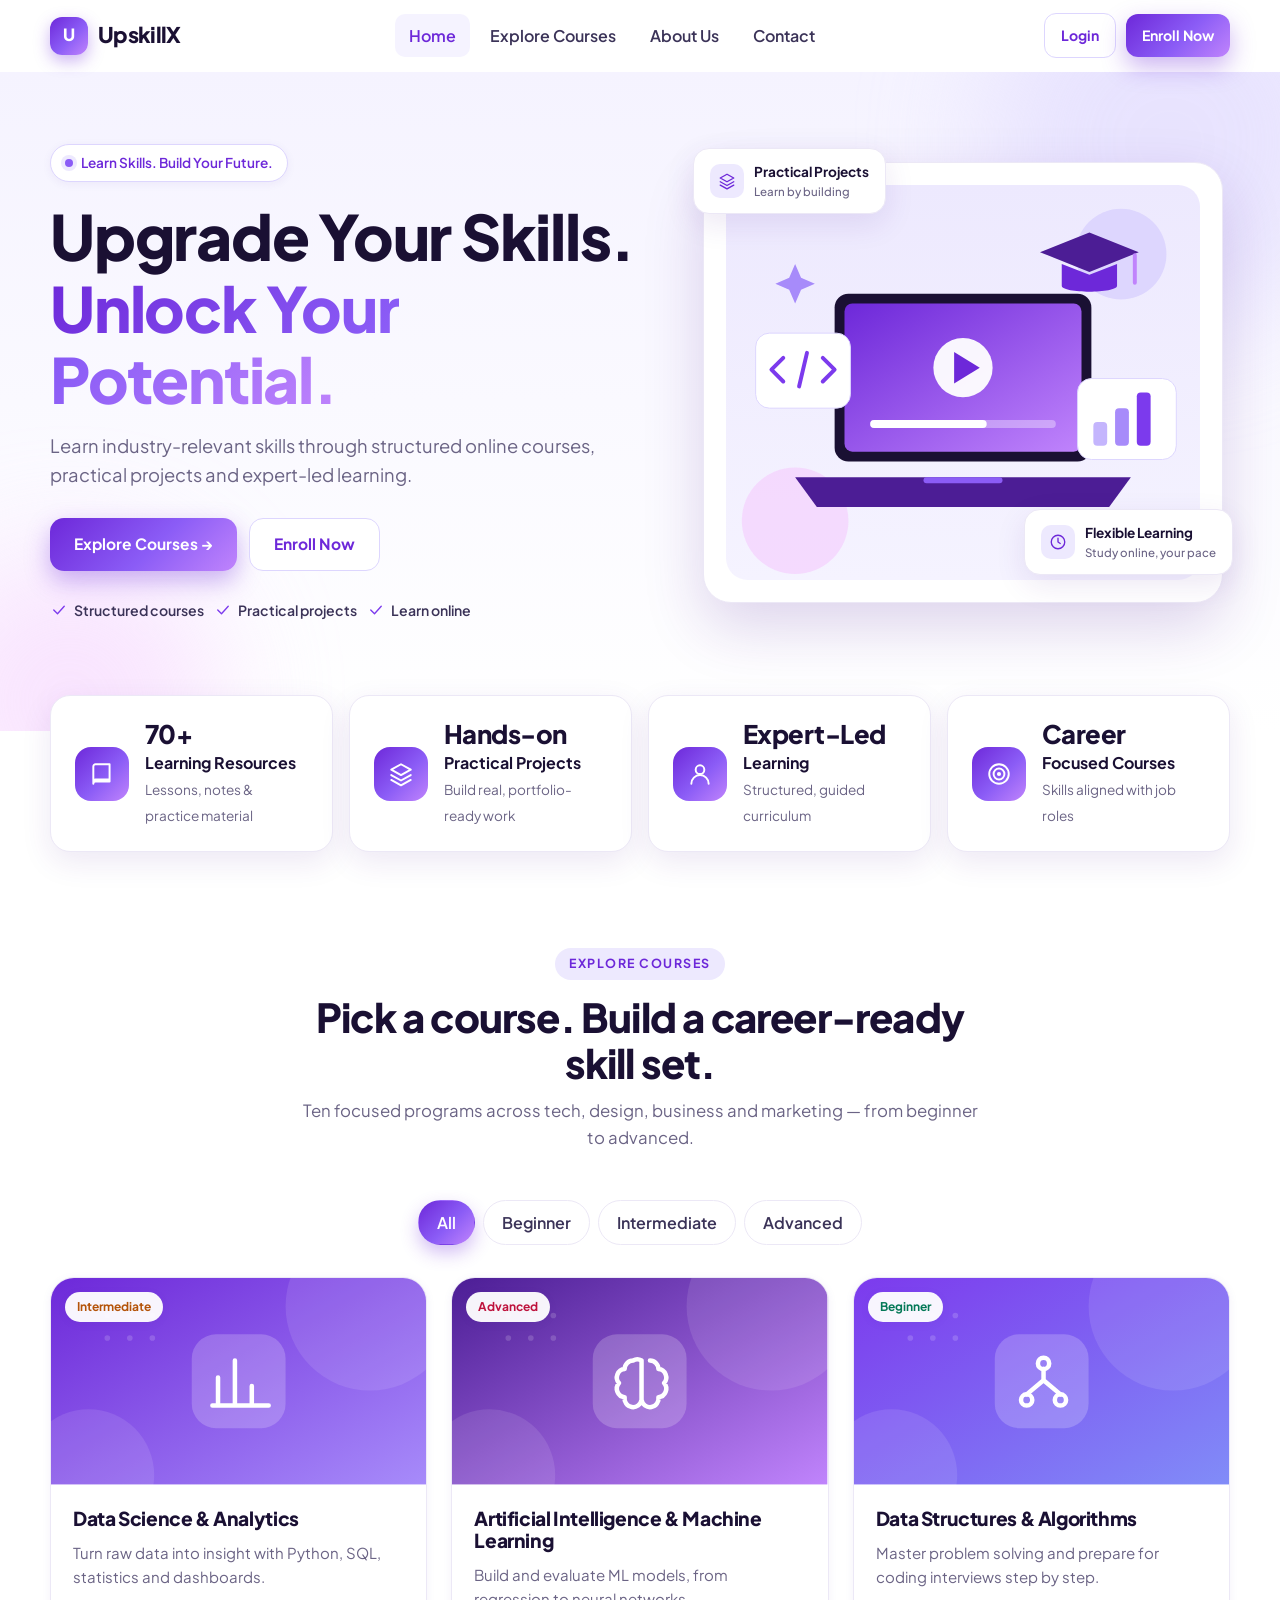
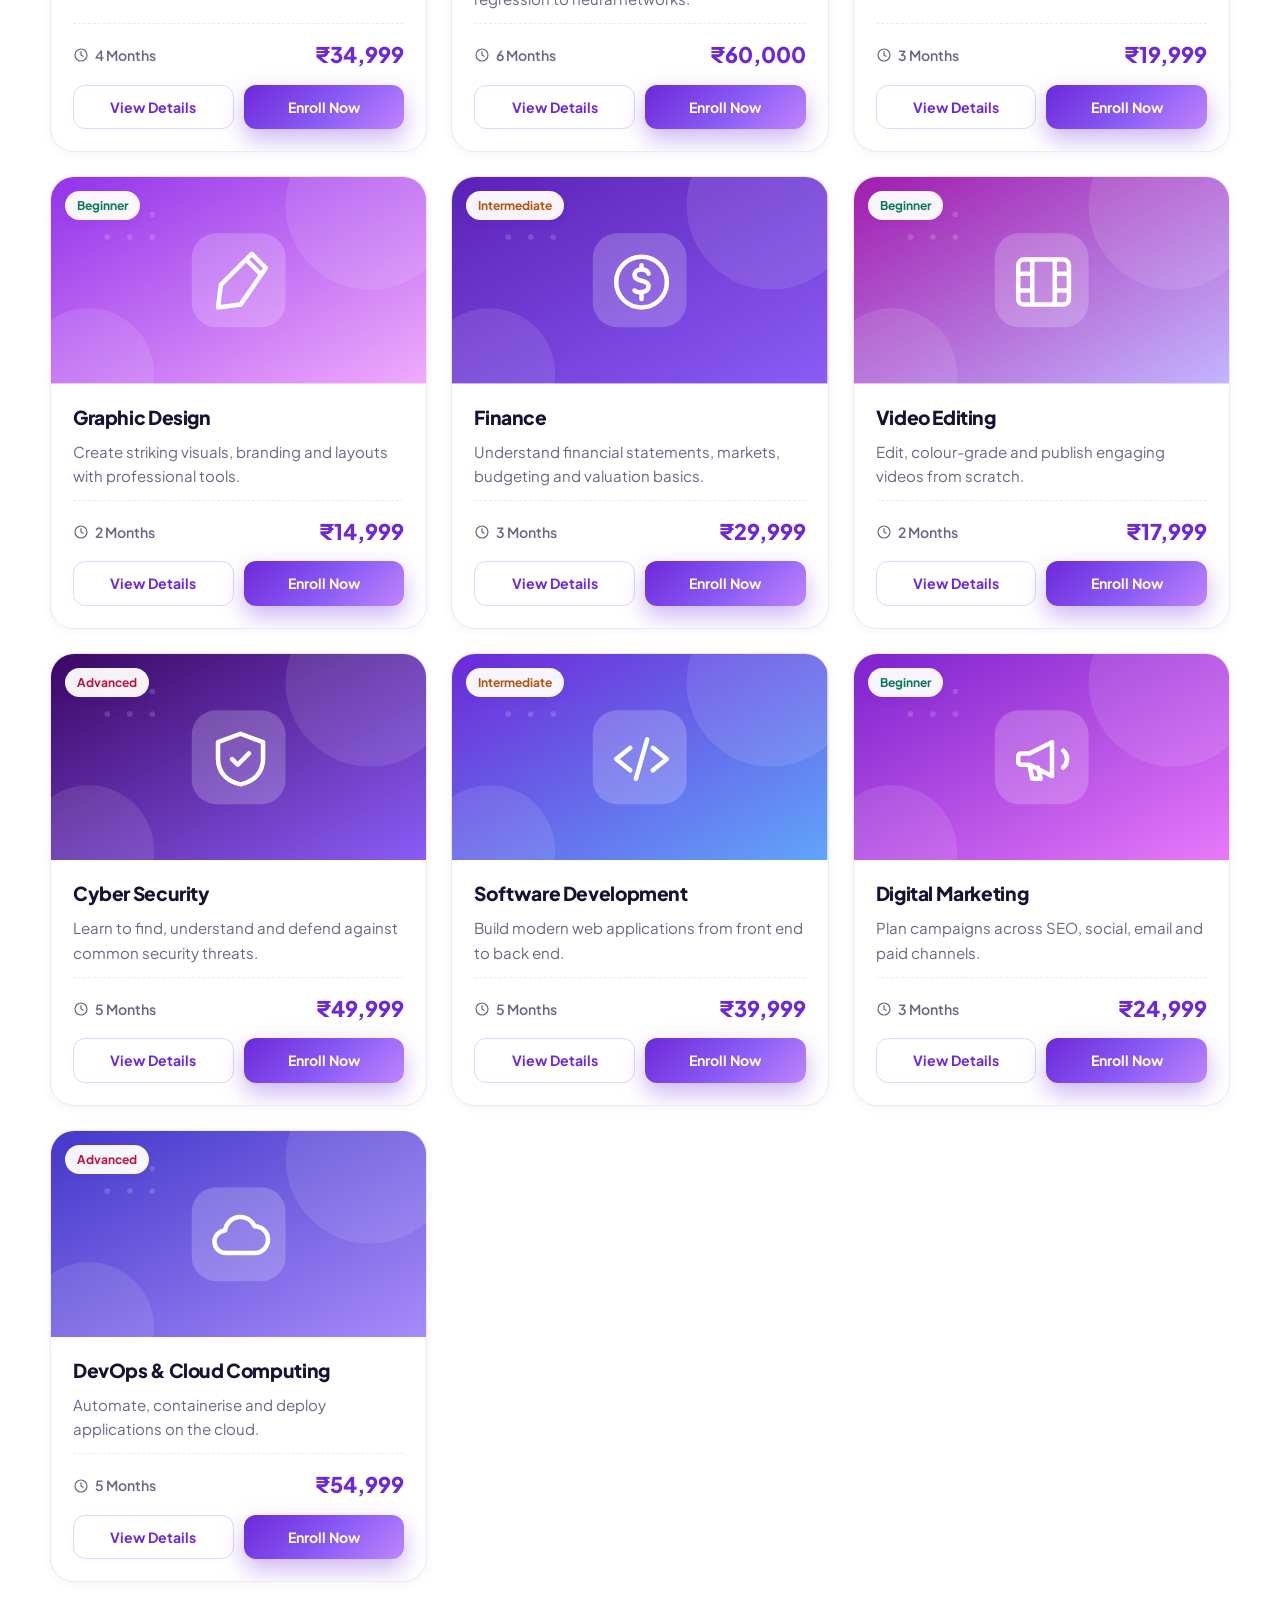
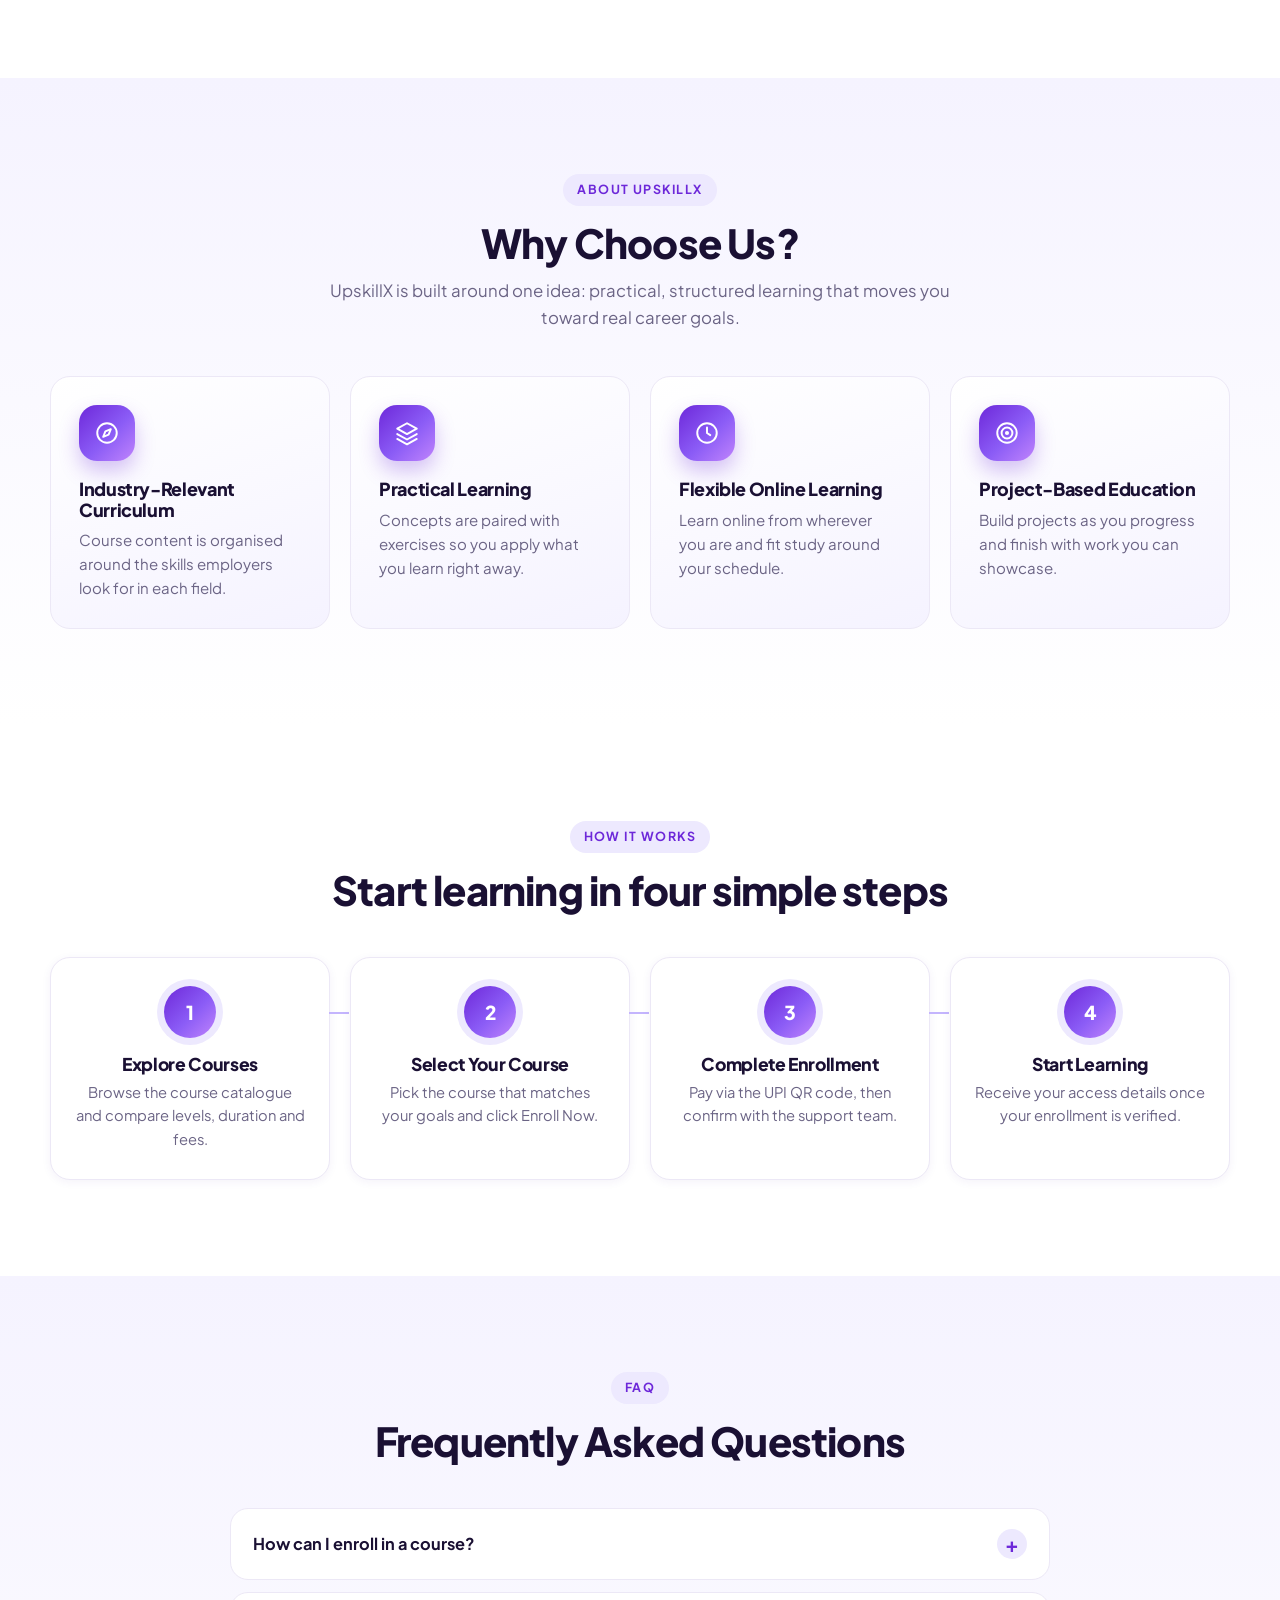
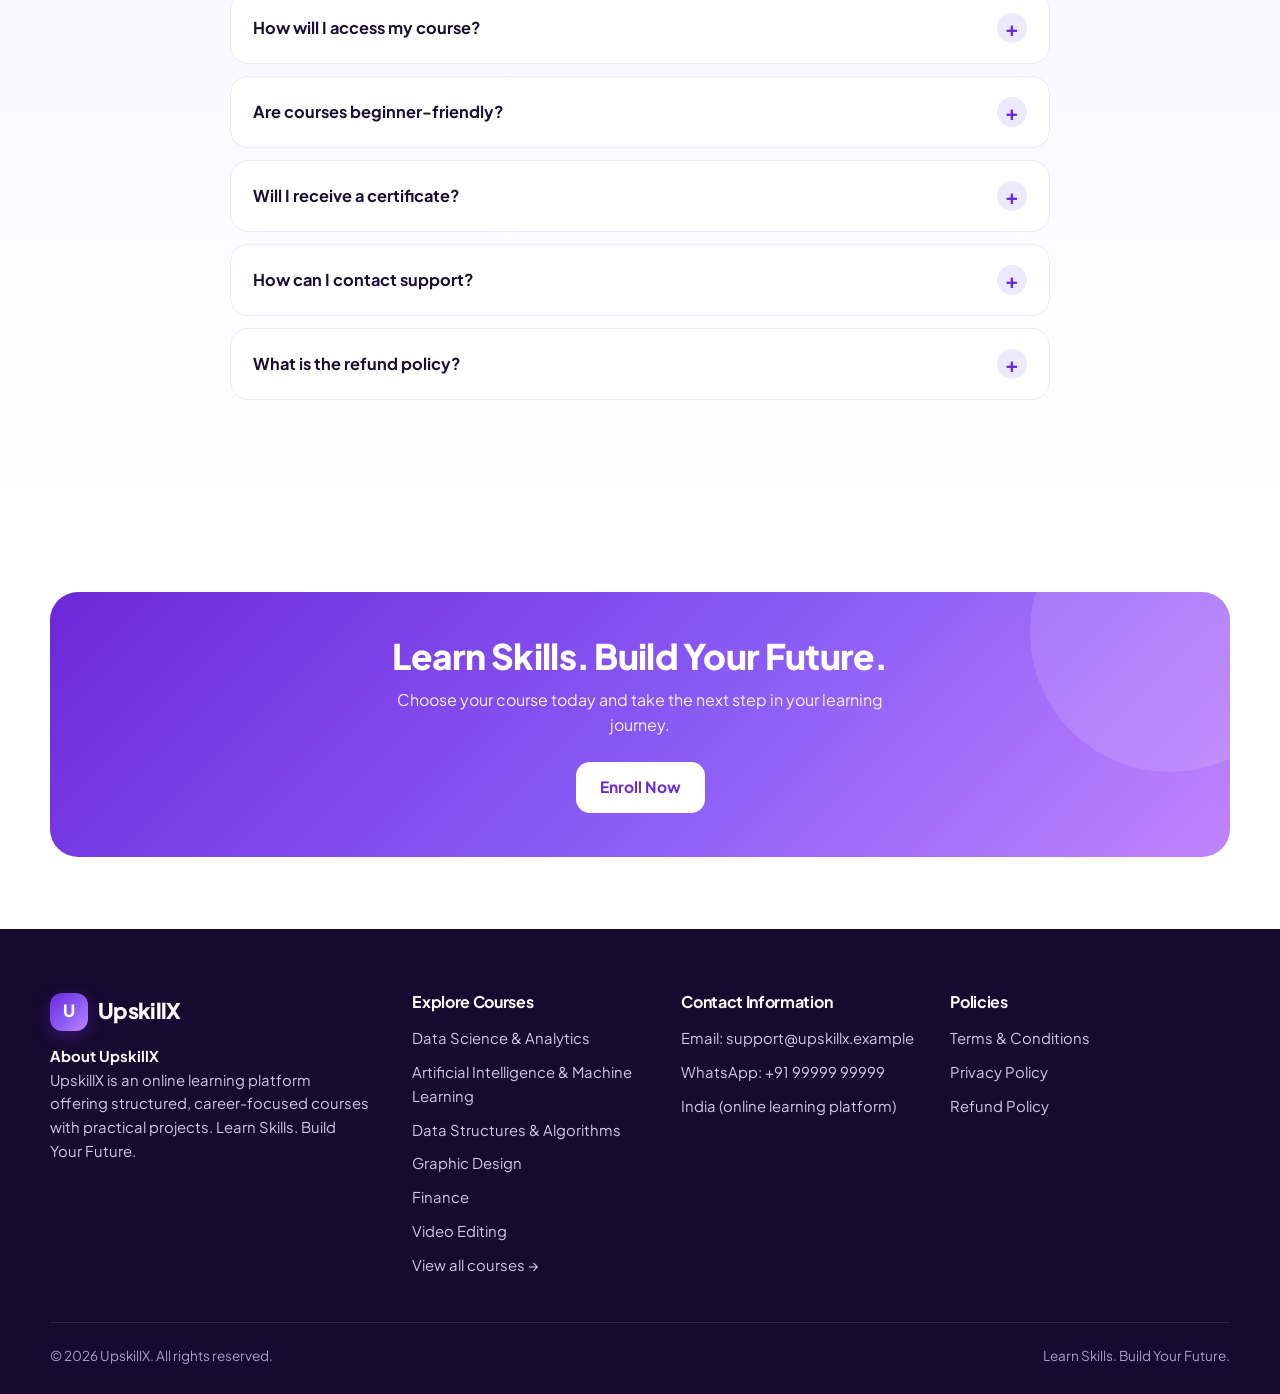
<file: index.html>
<!DOCTYPE html>
<html lang="en">
<head>
  <meta charset="UTF-8">
  <meta name="viewport" content="width=device-width, initial-scale=1">
  <title>UpskillX — Learn Skills. Build Your Future.</title>
  <meta name="description" content="UpskillX offers structured, career-focused online courses with practical projects and expert-led learning.">
  <meta name="theme-color" content="#6d28d9">
  <link rel="preconnect" href="https://fonts.googleapis.com">
  <link rel="preconnect" href="https://fonts.gstatic.com" crossorigin>
  <link href="https://fonts.googleapis.com/css2?family=Plus+Jakarta+Sans:wght@400;500;600;700;800&display=swap" rel="stylesheet">
  <link rel="stylesheet" href="assets/css/styles.css">
</head>
<body data-page="home">

  <header id="site-nav"></header>

  <main>
    <!-- HERO -->
    <section class="hero" id="home">
      <div class="container hero-grid">
        <div>
          <span class="hero-badge"><i></i> Learn Skills. Build Your Future.</span>
          <h1>Upgrade Your Skills. <span class="grad-text">Unlock Your Potential.</span></h1>
          <p class="lead">Learn industry-relevant skills through structured online courses, practical projects and expert-led learning.</p>
          <div class="hero-cta">
            <a class="btn btn-primary" href="#courses">Explore Courses →</a>
            <a class="btn btn-ghost" href="enroll.html">Enroll Now</a>
          </div>
          <div class="hero-tags" id="hero-tags"></div>
        </div>

        <!-- Original education illustration -->
        <div class="hero-art" aria-hidden="true">
          <div class="art-card">
            <svg viewBox="0 0 480 400" xmlns="http://www.w3.org/2000/svg">
              <defs>
                <linearGradient id="hg1" x1="0" y1="0" x2="1" y2="1"><stop offset="0" stop-color="#6d28d9"/><stop offset="1" stop-color="#c084fc"/></linearGradient>
                <linearGradient id="hg2" x1="0" y1="0" x2="0" y2="1"><stop offset="0" stop-color="#ede9fe"/><stop offset="1" stop-color="#f5f3ff"/></linearGradient>
              </defs>
              <rect width="480" height="400" rx="22" fill="url(#hg2)"/>
              <circle cx="400" cy="70" r="46" fill="#ddd6fe"/><circle cx="70" cy="340" r="54" fill="#f5d0fe" opacity=".7"/>
              <!-- laptop -->
              <rect x="110" y="110" width="260" height="170" rx="14" fill="#1a1033"/>
              <rect x="120" y="120" width="240" height="150" rx="8" fill="url(#hg1)"/>
              <path d="M70 296h340l-22 30H92z" fill="#4c1d95"/><rect x="200" y="296" width="80" height="6" rx="3" fill="#8b5cf6"/>
              <!-- play button -->
              <circle cx="240" cy="185" r="30" fill="#fff" opacity=".95"/><path d="M231 169l26 16-26 16z" fill="#6d28d9"/>
              <!-- progress bar -->
              <rect x="146" y="238" width="188" height="8" rx="4" fill="#fff" opacity=".35"/><rect x="146" y="238" width="118" height="8" rx="4" fill="#fff"/>
              <!-- code card -->
              <rect x="30" y="150" width="96" height="76" rx="14" fill="#fff" stroke="#ddd6fe"/>
              <path d="M58 175l-12 12 12 12M98 175l12 12-12 12M82 170l-8 34" fill="none" stroke="#7c3aed" stroke-width="4" stroke-linecap="round" stroke-linejoin="round"/>
              <!-- chart card -->
              <rect x="356" y="196" width="100" height="82" rx="14" fill="#fff" stroke="#ddd6fe"/>
              <rect x="372" y="240" width="14" height="24" rx="4" fill="#c4b5fd"/><rect x="394" y="226" width="14" height="38" rx="4" fill="#a78bfa"/><rect x="416" y="210" width="14" height="54" rx="4" fill="#7c3aed"/>
              <!-- graduation cap -->
              <g transform="translate(318 40)"><path d="M0 28L50 8l50 20-50 20z" fill="#4c1d95"/><path d="M22 40v22c0 8 56 8 56 0V40l-28 11z" fill="#6d28d9"/><path d="M96 31v28" stroke="#c084fc" stroke-width="4" stroke-linecap="round"/></g>
              <!-- sparkles -->
              <path d="M70 80l6 14 14 6-14 6-6 14-6-14-14-6 14-6z" fill="#a78bfa"/><path d="M430 340l4 9 9 4-9 4-4 9-4-9-9-4 9-4z" fill="#c084fc"/>
            </svg>
          </div>
          <div class="float f1"><span class="dot" id="f1ico"></span><div>Practical Projects<small>Learn by building</small></div></div>
          <div class="float f2"><span class="dot" id="f2ico"></span><div>Flexible Learning<small>Study online, your pace</small></div></div>
        </div>
      </div>
    </section>

    <!-- HIGHLIGHTS -->
    <section class="stats" aria-label="Platform highlights">
      <div class="container"><div class="stats-grid" id="stats-grid"></div></div>
    </section>

    <!-- COURSES -->
    <section class="section" id="courses">
      <div class="container">
        <div class="section-head reveal">
          <span class="eyebrow">Explore Courses</span>
          <h2>Pick a course. Build a career-ready skill set.</h2>
          <p>Ten focused programs across tech, design, business and marketing — from beginner to advanced.</p>
        </div>
        <div class="filters" id="filters" role="group" aria-label="Filter by level"></div>
        <div class="course-grid" id="course-grid"></div>
      </div>
    </section>

    <!-- WHY CHOOSE US -->
    <section class="section how" id="about">
      <div class="container">
        <div class="section-head reveal">
          <span class="eyebrow">About UpskillX</span>
          <h2>Why Choose Us?</h2>
          <p>UpskillX is built around one idea: practical, structured learning that moves you toward real career goals.</p>
        </div>
        <div class="features-grid" id="features"></div>
      </div>
    </section>

    <!-- HOW IT WORKS -->
    <section class="section" id="how">
      <div class="container">
        <div class="section-head reveal">
          <span class="eyebrow">How It Works</span>
          <h2>Start learning in four simple steps</h2>
        </div>
        <div class="steps" id="steps"></div>
      </div>
    </section>

    <!-- FAQ -->
    <section class="section how" id="faq">
      <div class="container">
        <div class="section-head reveal">
          <span class="eyebrow">FAQ</span>
          <h2>Frequently Asked Questions</h2>
        </div>
        <div class="faq-list" id="faq-list"></div>
      </div>
    </section>

    <!-- CTA -->
    <section class="section" style="padding-bottom:0">
      <div class="container">
        <div class="cta-band reveal">
          <h2>Learn Skills. Build Your Future.</h2>
          <p>Choose your course today and take the next step in your learning journey.</p>
          <a class="btn" href="enroll.html">Enroll Now</a>
        </div>
      </div>
    </section>
  </main>

  <footer id="site-footer"></footer>

  <!-- Course details modal -->
  <div class="modal" id="details-modal" role="dialog" aria-modal="true" aria-label="Course details">
    <div class="modal-box" id="details-box" style="text-align:left"></div>
  </div>

  <script src="assets/js/config.js"></script>
  <script src="assets/js/courses.js"></script>
  <script src="assets/js/common.js"></script>
  <script>
    /* Static content blocks rendered with shared icons */
    (function () {
      document.getElementById("hero-tags").innerHTML = ["Structured courses", "Practical projects", "Learn online"]
        .map(function (t) { return "<span>" + icon("check", 18) + t + "</span>"; }).join("");
      document.getElementById("f1ico").innerHTML = icon("layers", 18);
      document.getElementById("f2ico").innerHTML = icon("clock", 18);

      var feats = [
        ["compass", "Industry-Relevant Curriculum", "Course content is organised around the skills employers look for in each field."],
        ["layers", "Practical Learning", "Concepts are paired with exercises so you apply what you learn right away."],
        ["clock", "Flexible Online Learning", "Learn online from wherever you are and fit study around your schedule."],
        ["target", "Project-Based Education", "Build projects as you progress and finish with work you can showcase."]
      ];
      document.getElementById("features").innerHTML = feats.map(function (f) {
        return '<div class="feature reveal"><div class="ico">' + icon(f[0], 26) + "</div><h3>" + f[1] + "</h3><p>" + f[2] + "</p></div>";
      }).join("");

      var steps = [
        ["Explore Courses", "Browse the course catalogue and compare levels, duration and fees."],
        ["Select Your Course", "Pick the course that matches your goals and click Enroll Now."],
        ["Complete Enrollment", "Pay via the UPI QR code, then confirm with the support team."],
        ["Start Learning", "Receive your access details once your enrollment is verified."]
      ];
      document.getElementById("steps").innerHTML = steps.map(function (s, i) {
        return '<div class="step reveal"><div class="num">' + (i + 1) + "</div><h3>" + s[0] + "</h3><p>" + s[1] + "</p></div>";
      }).join("");
    })();
  </script>
  <script src="assets/js/home.js"></script>
</body>
</html>
</file>
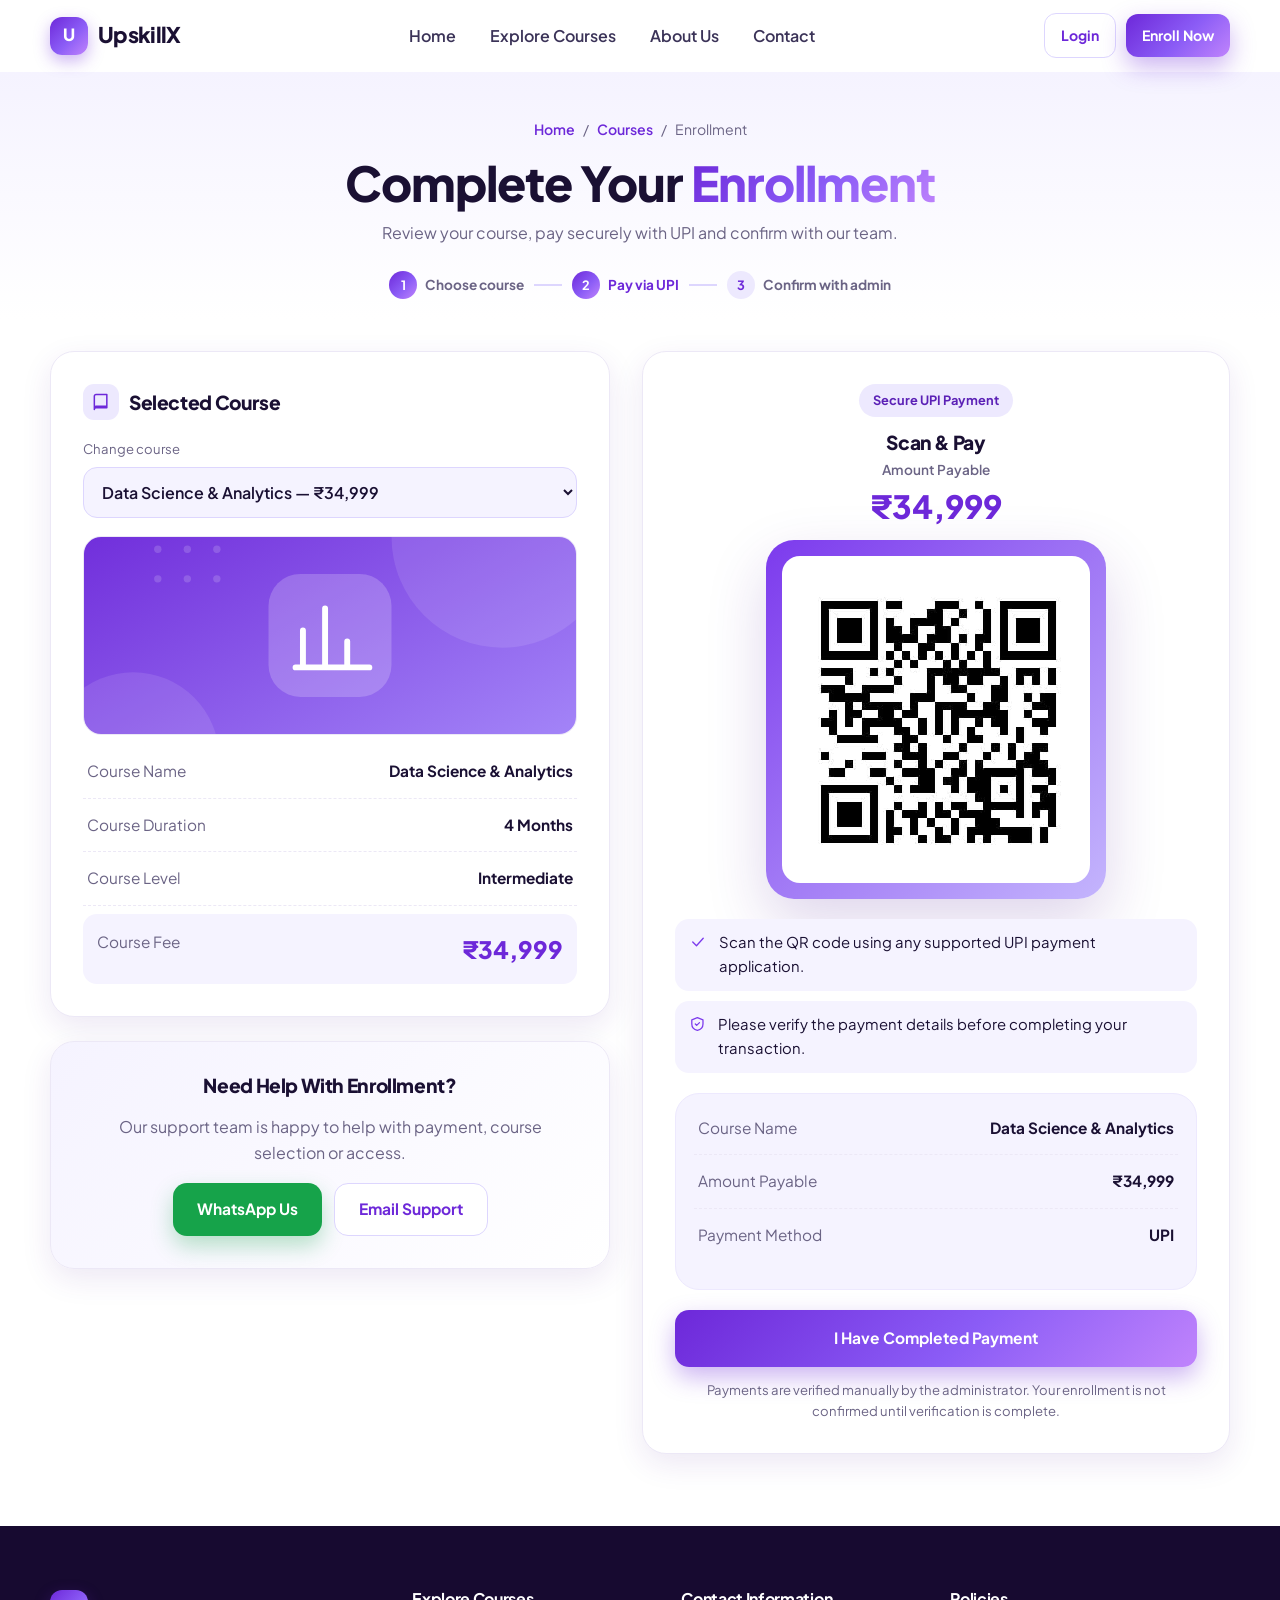
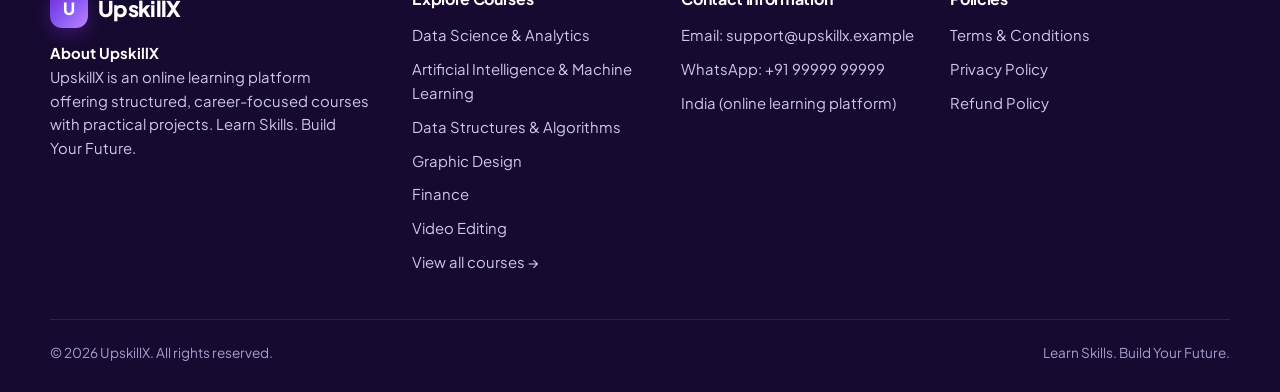
<file: enroll.html>
<!DOCTYPE html>
<html lang="en">
<head>
  <meta charset="UTF-8">
  <meta name="viewport" content="width=device-width, initial-scale=1">
  <title>Complete Your Enrollment — UpskillX</title>
  <meta name="robots" content="noindex">
  <meta name="theme-color" content="#6d28d9">
  <link rel="preconnect" href="https://fonts.googleapis.com">
  <link rel="preconnect" href="https://fonts.gstatic.com" crossorigin>
  <link href="https://fonts.googleapis.com/css2?family=Plus+Jakarta+Sans:wght@400;500;600;700;800&display=swap" rel="stylesheet">
  <link rel="stylesheet" href="assets/css/styles.css">
</head>
<body data-page="enroll">

  <header id="site-nav"></header>

  <main>
    <section class="enroll-hero">
      <div class="container">
        <div class="crumbs"><a href="index.html">Home</a> / <a href="index.html#courses">Courses</a> / <span>Enrollment</span></div>
        <h1>Complete Your <span class="grad-text">Enrollment</span></h1>
        <p>Review your course, pay securely with UPI and confirm with our team.</p>
        <div class="progress" aria-label="Enrollment progress">
          <span class="s done"><b>1</b> Choose course</span><i class="bar"></i>
          <span class="s now"><b>2</b> Pay via UPI</span><i class="bar"></i>
          <span class="s"><b>3</b> Confirm with admin</span>
        </div>
      </div>
    </section>

    <section class="container enroll-grid">
      <!-- LEFT: course details -->
      <div class="sticky">
        <div class="panel">
          <h2><span class="ico" id="ico-course"></span>Selected Course</h2>
          <label for="course-select" class="notice" style="display:block;margin:0 0 8px">Change course</label>
          <select id="course-select" class="course-select"></select>
          <div class="course-summary">
            <div class="thumb" id="sum-thumb"></div>
          </div>
          <div class="rows" style="margin-top:10px">
            <div class="row"><span>Course Name</span><span id="sum-name"></span></div>
            <div class="row"><span>Course Duration</span><span id="sum-duration"></span></div>
            <div class="row"><span>Course Level</span><span id="sum-level"></span></div>
            <div class="row total"><span>Course Fee</span><span id="sum-fee"></span></div>
          </div>
        </div>

        <div class="panel support">
          <h2 style="justify-content:center">Need Help With Enrollment?</h2>
          <p>Our support team is happy to help with payment, course selection or access.</p>
          <div class="support-btns">
            <a class="btn btn-wa" id="wa-btn" target="_blank" rel="noopener">WhatsApp Us</a>
            <a class="btn btn-ghost" id="mail-btn">Email Support</a>
          </div>
        </div>
      </div>

      <!-- RIGHT: payment -->
      <div class="panel pay-panel">
        <span class="pill">Secure UPI Payment</span>
        <h2 style="justify-content:center;margin-bottom:6px">Scan &amp; Pay</h2>
        <div class="pay-amount"><small>Amount Payable</small><span id="pay-amount"></span></div>

        <div class="qr-frame">
          <div class="qr-inner">
            <img id="qr-img" alt="UPI payment QR code — scan with any UPI app" width="414" height="443">
            <div class="qr-fallback" id="qr-fallback">QR code image not found.<br>Add your file as <code>assets/images/payment-qr.png</code></div>
          </div>
        </div>

        <ul class="instructions">
          <li><span id="ins1"></span>Scan the QR code using any supported UPI payment application.</li>
          <li><span id="ins2"></span>Please verify the payment details before completing your transaction.</li>
        </ul>

        <div class="panel" style="box-shadow:none;background:var(--p-50);border-color:var(--p-100);padding:8px 18px;text-align:left">
          <div class="rows pay-info">
            <div class="row"><span>Course Name</span><span id="pi-name"></span></div>
            <div class="row"><span>Amount Payable</span><span id="pi-amount"></span></div>
            <div class="row"><span>Payment Method</span><span id="pi-method"></span></div>
          </div>
        </div>

        <button class="btn btn-primary btn-block" id="paid-btn" style="margin-top:20px;padding:16px">I Have Completed Payment</button>
        <p class="notice">Payments are verified manually by the administrator. Your enrollment is not confirmed until verification is complete.</p>
      </div>
    </section>
  </main>

  <footer id="site-footer"></footer>

  <!-- Confirmation modal -->
  <div class="modal" id="paid-modal" role="dialog" aria-modal="true" aria-labelledby="paid-title">
    <div class="modal-box">
      <div class="modal-ico" id="modal-ico"></div>
      <h3 id="paid-title">Thank you! One last step</h3>
      <p>Your payment is <b>not</b> verified automatically. To complete your enrollment, please contact the administrator with your payment screenshot or UPI transaction ID.</p>
      <div class="modal-ref" id="modal-ref"></div>
      <div class="support-btns">
        <a class="btn btn-wa" id="modal-wa" target="_blank" rel="noopener">Send on WhatsApp</a>
        <a class="btn btn-ghost" id="modal-mail">Send by Email</a>
      </div>
      <p class="notice">Access details are shared by the team only after your payment has been verified.</p>
      <button class="btn btn-ghost btn-block" id="modal-close" style="margin-top:12px">Close</button>
    </div>
  </div>

  <script src="assets/js/config.js"></script>
  <script src="assets/js/courses.js"></script>
  <script src="assets/js/common.js"></script>
  <script src="assets/js/enroll.js"></script>
</body>
</html>
</file>
<file: assets/css/styles.css>
/* ==========================================================
   UpskillX — Styles (mobile-first)
   ========================================================== */
:root {
  --p-50: #f5f3ff;
  --p-100: #ede9fe;
  --p-200: #ddd6fe;
  --p-300: #c4b5fd;
  --p-400: #a78bfa;
  --p-500: #8b5cf6;
  --p-600: #7c3aed;
  --p-700: #6d28d9;
  --p-800: #5b21b6;
  --p-900: #3b0764;
  --ink: #1a1033;
  --muted: #6b6485;
  --line: #ece8f6;
  --bg: #ffffff;
  --grad: linear-gradient(135deg, #6d28d9 0%, #8b5cf6 55%, #c084fc 100%);
  --grad-soft: linear-gradient(180deg, #f5f3ff 0%, #ffffff 100%);
  --shadow-sm: 0 2px 10px rgba(76, 29, 149, .06);
  --shadow: 0 10px 30px rgba(76, 29, 149, .10);
  --shadow-lg: 0 24px 60px rgba(76, 29, 149, .18);
  --r: 20px;
  --nav-h: 72px;
}

*, *::before, *::after { box-sizing: border-box; }
html { scroll-behavior: smooth; scroll-padding-top: calc(var(--nav-h) + 12px); }
body {
  margin: 0; background: var(--bg); color: var(--ink);
  font-family: "Plus Jakarta Sans", "Inter", system-ui, -apple-system, "Segoe UI", Roboto, sans-serif;
  line-height: 1.6; -webkit-font-smoothing: antialiased; overflow-x: hidden;
}
img, svg { max-width: 100%; display: block; }
a { color: inherit; text-decoration: none; }
button { font: inherit; cursor: pointer; }
h1, h2, h3, h4 { line-height: 1.15; margin: 0; letter-spacing: -.02em; }
p { margin: 0; }
ul { margin: 0; padding: 0; list-style: none; }
.container { width: min(1180px, 100% - 40px); margin-inline: auto; }
.section { padding: 72px 0; }
.section-head { text-align: center; max-width: 680px; margin: 0 auto 44px; }
.eyebrow {
  display: inline-block; font-size: .78rem; font-weight: 700; letter-spacing: .12em;
  text-transform: uppercase; color: var(--p-700); background: var(--p-100);
  padding: 6px 14px; border-radius: 999px; margin-bottom: 14px;
}
.section-head h2 { font-size: clamp(1.7rem, 4vw, 2.5rem); font-weight: 800; }
.section-head p { color: var(--muted); margin-top: 12px; font-size: 1.05rem; }
.grad-text { background: var(--grad); -webkit-background-clip: text; background-clip: text; color: transparent; }

/* ---------- Buttons ---------- */
.btn {
  display: inline-flex; align-items: center; justify-content: center; gap: 8px;
  padding: 13px 24px; border-radius: 14px; border: 0; font-weight: 700; font-size: .97rem;
  transition: transform .25s ease, box-shadow .25s ease, background .25s ease, color .25s ease;
}
.btn:focus-visible, a:focus-visible, button:focus-visible, select:focus-visible { outline: 3px solid var(--p-300); outline-offset: 2px; }
.btn-primary { background: var(--grad); color: #fff; box-shadow: 0 10px 24px rgba(109, 40, 217, .35); }
.btn-primary:hover { transform: translateY(-2px); box-shadow: 0 16px 32px rgba(109, 40, 217, .42); }
.btn-ghost { background: #fff; color: var(--p-700); border: 1.5px solid var(--p-200); }
.btn-ghost:hover { background: var(--p-50); border-color: var(--p-400); transform: translateY(-2px); }
.btn-block { width: 100%; }
.btn-sm { padding: 10px 16px; font-size: .88rem; border-radius: 12px; }

/* ---------- Navbar ---------- */
.nav {
  position: sticky; top: 0; z-index: 100; height: var(--nav-h);
  background: rgba(255, 255, 255, .82); backdrop-filter: blur(14px);
  border-bottom: 1px solid transparent; transition: box-shadow .3s, border-color .3s;
}
.nav.scrolled { box-shadow: var(--shadow-sm); border-color: var(--line); }
.nav-inner { height: 100%; display: flex; align-items: center; justify-content: space-between; gap: 16px; }
.logo { display: inline-flex; align-items: center; gap: 10px; font-weight: 800; font-size: 1.35rem; letter-spacing: -.03em; }
.logo-mark {
  width: 38px; height: 38px; border-radius: 12px; background: var(--grad); color: #fff;
  display: grid; place-items: center; font-weight: 800; font-size: 1.05rem;
  box-shadow: 0 6px 16px rgba(109, 40, 217, .35);
}
.nav-links { display: none; align-items: center; gap: 6px; }
.nav-links a:not(.btn) { padding: 9px 14px; border-radius: 10px; font-weight: 600; color: #3b3358; transition: background .2s, color .2s; }
.nav-links a:not(.btn):hover, .nav-links a.active { background: var(--p-50); color: var(--p-700); }
.nav-actions { display: none; align-items: center; gap: 10px; }
.burger { display: grid; place-items: center; width: 44px; height: 44px; border-radius: 12px; border: 1.5px solid var(--line); background: #fff; }
.burger span, .burger span::before, .burger span::after { display: block; width: 20px; height: 2px; background: var(--ink); border-radius: 2px; position: relative; transition: .25s; }
.burger span::before, .burger span::after { content: ""; position: absolute; left: 0; }
.burger span::before { top: -6px; } .burger span::after { top: 6px; }
.burger[aria-expanded="true"] span { background: transparent; }
.burger[aria-expanded="true"] span::before { top: 0; transform: rotate(45deg); }
.burger[aria-expanded="true"] span::after { top: 0; transform: rotate(-45deg); }
.mobile-menu {
  position: fixed; inset: var(--nav-h) 0 auto 0; background: #fff; padding: 16px 20px 24px;
  border-bottom: 1px solid var(--line); box-shadow: var(--shadow); display: grid; gap: 6px;
  transform: translateY(-12px); opacity: 0; visibility: hidden; transition: .25s; z-index: 99;
}
.mobile-menu.open { transform: none; opacity: 1; visibility: visible; }
.mobile-menu a:not(.btn) { padding: 13px 14px; border-radius: 12px; font-weight: 600; }
.mobile-menu a:not(.btn):hover { background: var(--p-50); }
.mobile-menu .btn { margin-top: 6px; }

/* ---------- Hero ---------- */
.hero { position: relative; padding: 48px 0 72px; background: var(--grad-soft); overflow: hidden; }
.hero::before, .hero::after { content: ""; position: absolute; border-radius: 50%; filter: blur(60px); opacity: .55; z-index: 0; }
.hero::before { width: 380px; height: 380px; background: #ddd6fe; top: -120px; right: -80px; }
.hero::after { width: 300px; height: 300px; background: #f5d0fe; bottom: -120px; left: -80px; }
.hero-grid { position: relative; z-index: 1; display: grid; gap: 40px; align-items: center; }
.hero-badge { display: inline-flex; align-items: center; gap: 8px; background: #fff; border: 1px solid var(--p-200); padding: 7px 14px; border-radius: 999px; font-size: .85rem; font-weight: 600; color: var(--p-700); box-shadow: var(--shadow-sm); }
.hero-badge i { width: 8px; height: 8px; border-radius: 50%; background: var(--p-500); box-shadow: 0 0 0 4px var(--p-100); }
.hero h1 { font-size: clamp(2.2rem, 6.5vw, 3.9rem); font-weight: 800; margin: 18px 0 16px; }
.hero p.lead { font-size: clamp(1rem, 2vw, 1.15rem); color: var(--muted); max-width: 560px; }
.hero-cta { display: flex; flex-wrap: wrap; gap: 12px; margin-top: 28px; }
.hero-tags { display: flex; flex-wrap: wrap; gap: 10px; margin-top: 28px; }
.hero-tags span { display: inline-flex; align-items: center; gap: 6px; font-size: .88rem; font-weight: 600; color: #3b3358; }
.hero-tags svg { color: var(--p-600); }

.hero-art { position: relative; max-width: 520px; margin-inline: auto; width: 100%; }
.hero-art .art-card { background: #fff; border-radius: 28px; padding: 22px; box-shadow: var(--shadow-lg); border: 1px solid var(--line); }
.float { position: absolute; background: #fff; border-radius: 16px; padding: 12px 16px; box-shadow: var(--shadow); border: 1px solid var(--line); display: flex; align-items: center; gap: 10px; font-weight: 700; font-size: .85rem; animation: floaty 5s ease-in-out infinite; }
.float .dot { width: 34px; height: 34px; border-radius: 10px; background: var(--p-100); color: var(--p-700); display: grid; place-items: center; }
.float small { display: block; color: var(--muted); font-weight: 500; font-size: .72rem; }
.float.f1 { top: -14px; left: -10px; }
.float.f2 { bottom: 28px; right: -10px; animation-delay: -2.5s; }
@keyframes floaty { 0%, 100% { transform: translateY(0); } 50% { transform: translateY(-10px); } }

/* ---------- Stats ---------- */
.stats { margin-top: -36px; position: relative; z-index: 2; }
.stats-grid { display: grid; grid-template-columns: 1fr; gap: 16px; }
.stat {
  background: #fff; border: 1px solid var(--line); border-radius: var(--r); padding: 24px;
  box-shadow: var(--shadow); display: flex; gap: 16px; align-items: center; transition: transform .3s, box-shadow .3s;
}
.stat:hover { transform: translateY(-5px); box-shadow: var(--shadow-lg); }
.stat .ico { flex: none; width: 54px; height: 54px; border-radius: 16px; background: var(--grad); color: #fff; display: grid; place-items: center; }
.stat b { display: block; font-size: 1.6rem; font-weight: 800; letter-spacing: -.02em; line-height: 1.1; }
.stat span { display: block; font-weight: 700; margin-top: 2px; }
.stat small { color: var(--muted); font-size: .85rem; }

/* ---------- Courses ---------- */
.filters { display: flex; gap: 8px; overflow-x: auto; padding: 4px 2px 14px; margin-bottom: 18px; scrollbar-width: none; justify-content: flex-start; }
.filters::-webkit-scrollbar { display: none; }
.chip { flex: none; padding: 9px 18px; border-radius: 999px; border: 1.5px solid var(--line); background: #fff; font-weight: 600; color: #3b3358; transition: .2s; }
.chip:hover { border-color: var(--p-400); color: var(--p-700); }
.chip.active { background: var(--grad); color: #fff; border-color: transparent; box-shadow: 0 8px 18px rgba(109, 40, 217, .3); }
.course-grid { display: grid; grid-template-columns: 1fr; gap: 24px; }
.card {
  background: #fff; border: 1px solid var(--line); border-radius: 24px; overflow: hidden;
  box-shadow: var(--shadow-sm); display: flex; flex-direction: column;
  transition: transform .35s cubic-bezier(.2, .8, .2, 1), box-shadow .35s;
}
.card:hover { transform: translateY(-8px); box-shadow: var(--shadow-lg); }
.thumb { position: relative; aspect-ratio: 20 / 11; overflow: hidden; }
.thumb svg { width: 100%; height: 100%; transition: transform .6s ease; }
.card:hover .thumb svg { transform: scale(1.06); }
.badge { position: absolute; top: 14px; left: 14px; padding: 5px 12px; border-radius: 999px; font-size: .75rem; font-weight: 700; background: rgba(255, 255, 255, .95); color: var(--p-800); box-shadow: var(--shadow-sm); }
.badge.Beginner { color: #047857; } .badge.Intermediate { color: #b45309; } .badge.Advanced { color: #be123c; }
.card-body { padding: 22px; display: flex; flex-direction: column; gap: 12px; flex: 1; }
.card h3 { font-size: 1.2rem; font-weight: 800; }
.card p { color: var(--muted); font-size: .94rem; flex: 1; }
.meta { display: flex; justify-content: space-between; align-items: center; padding-top: 14px; border-top: 1px dashed var(--line); }
.meta .dur { display: inline-flex; align-items: center; gap: 6px; font-size: .88rem; color: var(--muted); font-weight: 600; }
.meta .price { font-size: 1.35rem; font-weight: 800; color: var(--p-700); }
.card-actions { display: grid; grid-template-columns: 1fr 1fr; gap: 10px; }

/* ---------- Features ---------- */
.features-grid { display: grid; gap: 20px; grid-template-columns: 1fr; }
.feature { padding: 28px; border-radius: var(--r); background: linear-gradient(160deg, #fff, var(--p-50)); border: 1px solid var(--line); transition: .3s; }
.feature:hover { transform: translateY(-6px); box-shadow: var(--shadow); border-color: var(--p-200); }
.feature .ico { width: 56px; height: 56px; border-radius: 18px; background: var(--grad); color: #fff; display: grid; place-items: center; margin-bottom: 18px; box-shadow: 0 10px 20px rgba(109, 40, 217, .28); }
.feature h3 { font-size: 1.12rem; font-weight: 800; margin-bottom: 8px; }
.feature p { color: var(--muted); font-size: .94rem; }

/* ---------- How it works ---------- */
.how { background: var(--grad-soft); }
.steps { display: grid; gap: 20px; grid-template-columns: 1fr; counter-reset: s; }
.step { position: relative; background: #fff; border: 1px solid var(--line); border-radius: var(--r); padding: 28px 24px; text-align: center; box-shadow: var(--shadow-sm); transition: .3s; }
.step:hover { transform: translateY(-5px); box-shadow: var(--shadow); }
.step .num { width: 52px; height: 52px; margin: 0 auto 16px; border-radius: 50%; background: var(--grad); color: #fff; font-weight: 800; font-size: 1.2rem; display: grid; place-items: center; box-shadow: 0 0 0 7px var(--p-100); }
.step h3 { font-size: 1.1rem; font-weight: 800; margin-bottom: 6px; }
.step p { color: var(--muted); font-size: .92rem; }

/* ---------- FAQ ---------- */
.faq-list { max-width: 820px; margin: 0 auto; display: grid; gap: 12px; }
.faq { background: #fff; border: 1px solid var(--line); border-radius: 18px; transition: .25s; overflow: hidden; }
.faq.open { border-color: var(--p-300); box-shadow: var(--shadow); }
.faq-q { width: 100%; text-align: left; background: none; border: 0; padding: 20px 22px; display: flex; justify-content: space-between; align-items: center; gap: 16px; font-weight: 700; font-size: 1.02rem; color: var(--ink); }
.faq-q .plus { flex: none; width: 30px; height: 30px; border-radius: 50%; background: var(--p-100); color: var(--p-700); display: grid; place-items: center; transition: .3s; font-size: 1.3rem; line-height: 1; }
.faq.open .plus { transform: rotate(45deg); background: var(--p-600); color: #fff; }
.faq-a { display: grid; grid-template-rows: 0fr; transition: grid-template-rows .35s ease; }
.faq.open .faq-a { grid-template-rows: 1fr; }
.faq-a > div { overflow: hidden; }
.faq-a p { padding: 0 22px 22px; color: var(--muted); }

/* ---------- CTA band ---------- */
.cta-band { background: var(--grad); border-radius: 28px; padding: 44px 28px; color: #fff; text-align: center; position: relative; overflow: hidden; }
.cta-band::after { content: ""; position: absolute; width: 280px; height: 280px; border-radius: 50%; background: rgba(255, 255, 255, .12); right: -80px; top: -100px; }
.cta-band h2 { font-size: clamp(1.5rem, 4vw, 2.2rem); font-weight: 800; position: relative; }
.cta-band p { opacity: .9; margin: 10px auto 24px; max-width: 520px; position: relative; }
.cta-band .btn { background: #fff; color: var(--p-700); position: relative; }

/* ---------- Footer ---------- */
.footer { background: #170a30; color: #cfc6ea; padding: 64px 0 28px; margin-top: 72px; }
.footer-grid { display: grid; gap: 36px; grid-template-columns: 1fr; }
.footer .logo { color: #fff; }
.footer h4 { color: #fff; font-size: 1rem; margin-bottom: 16px; }
.footer p, .footer li { font-size: .93rem; }
.footer ul { display: grid; gap: 10px; }
.footer a:hover { color: #fff; }
.footer-bottom { border-top: 1px solid rgba(255, 255, 255, .1); margin-top: 44px; padding-top: 22px; display: flex; flex-direction: column; gap: 8px; font-size: .85rem; color: #a89ccc; }

/* ---------- Reveal animation ---------- */
.reveal { opacity: 0; transform: translateY(26px); transition: opacity .7s ease, transform .7s ease; }
.reveal.in { opacity: 1; transform: none; }
@media (prefers-reduced-motion: reduce) {
  html { scroll-behavior: auto; }
  .reveal { opacity: 1; transform: none; transition: none; }
  .float { animation: none; }
}

/* ==========================================================
   ENROLL PAGE
   ========================================================== */
.enroll-hero { background: var(--grad-soft); padding: 44px 0 20px; text-align: center; }
.enroll-hero h1 { font-size: clamp(1.9rem, 5vw, 3rem); font-weight: 800; }
.enroll-hero p { color: var(--muted); margin-top: 10px; }
.crumbs { display: inline-flex; gap: 8px; font-size: .88rem; color: var(--muted); margin-bottom: 14px; }
.crumbs a { color: var(--p-700); font-weight: 600; }
.progress { display: flex; justify-content: center; align-items: center; gap: 10px; margin-top: 26px; flex-wrap: wrap; }
.progress .s { display: inline-flex; align-items: center; gap: 8px; font-size: .85rem; font-weight: 700; color: var(--muted); }
.progress .s b { width: 28px; height: 28px; border-radius: 50%; display: grid; place-items: center; background: var(--p-100); color: var(--p-700); font-size: .8rem; }
.progress .s.done b, .progress .s.now b { background: var(--grad); color: #fff; }
.progress .s.now { color: var(--p-700); }
.progress .bar { width: 28px; height: 2px; background: var(--p-200); }

.enroll-grid { display: grid; gap: 24px; margin-top: 32px; align-items: start; }
.panel { background: #fff; border: 1px solid var(--line); border-radius: 24px; padding: 26px; box-shadow: var(--shadow); }
.panel h2 { font-size: 1.2rem; font-weight: 800; margin-bottom: 18px; display: flex; align-items: center; gap: 10px; }
.panel h2 .ico { width: 36px; height: 36px; border-radius: 11px; background: var(--p-100); color: var(--p-700); display: grid; place-items: center; }
.course-select { width: 100%; padding: 13px 14px; border-radius: 14px; border: 1.5px solid var(--p-200); background: var(--p-50); font: inherit; font-weight: 600; color: var(--ink); margin-bottom: 18px; }
.course-summary { border-radius: 18px; overflow: hidden; border: 1px solid var(--line); }
.course-summary .thumb { aspect-ratio: 20 / 8; }
.rows { display: grid; }
.row { display: flex; justify-content: space-between; gap: 16px; padding: 14px 4px; border-bottom: 1px dashed var(--line); font-size: .96rem; }
.row:last-child { border-bottom: 0; }
.row span:first-child { color: var(--muted); }
.row span:last-child { font-weight: 700; text-align: right; }
.row.total { background: var(--p-50); border-radius: 14px; padding: 16px 14px; border: 0; margin-top: 8px; }
.row.total span:last-child { font-size: 1.5rem; color: var(--p-700); font-weight: 800; }

.pay-panel { text-align: center; position: relative; }
.pay-panel .pill { display: inline-block; background: var(--p-100); color: var(--p-800); font-weight: 700; font-size: .8rem; padding: 6px 14px; border-radius: 999px; margin-bottom: 14px; }
.qr-frame { margin: 8px auto 18px; width: min(340px, 100%); padding: 16px; border-radius: 28px; background: linear-gradient(135deg, var(--p-600), var(--p-300)); box-shadow: var(--shadow-lg); }
.qr-inner { background: #fff; border-radius: 18px; padding: 14px; aspect-ratio: 1; display: grid; place-items: center; }
.qr-inner img { width: 100%; height: 100%; object-fit: contain; image-rendering: pixelated; background: #fff; }
.qr-fallback { display: none; padding: 20px; color: var(--muted); font-size: .9rem; text-align: center; }
.qr-fallback code { background: var(--p-50); padding: 2px 8px; border-radius: 6px; color: var(--p-800); }
.pay-amount { font-size: 2rem; font-weight: 800; color: var(--p-700); }
.pay-amount small { display: block; font-size: .85rem; color: var(--muted); font-weight: 600; }
.instructions { text-align: left; display: grid; gap: 10px; margin: 20px 0; }
.instructions li { display: flex; gap: 12px; align-items: flex-start; background: var(--p-50); border-radius: 14px; padding: 12px 14px; font-size: .93rem; }
.instructions li svg { flex: none; color: var(--p-600); margin-top: 2px; }
.pay-info { text-align: left; margin-bottom: 20px; }
.notice { font-size: .82rem; color: var(--muted); margin-top: 12px; }

.support { margin-top: 24px; text-align: center; background: linear-gradient(135deg, var(--p-50), #fff); }
.support p { color: var(--muted); margin-bottom: 18px; }
.support-btns { display: flex; flex-wrap: wrap; gap: 12px; justify-content: center; }
.btn-wa { background: #16a34a; color: #fff; box-shadow: 0 10px 22px rgba(22, 163, 74, .3); }
.btn-wa:hover { transform: translateY(-2px); background: #15803d; }

/* Modal */
.modal { position: fixed; inset: 0; z-index: 200; display: grid; place-items: center; padding: 20px; background: rgba(23, 10, 48, .55); backdrop-filter: blur(6px); opacity: 0; visibility: hidden; transition: .25s; }
.modal.open { opacity: 1; visibility: visible; }
.modal-box { background: #fff; border-radius: 26px; padding: 32px 26px; max-width: 480px; width: 100%; text-align: center; box-shadow: var(--shadow-lg); transform: translateY(20px) scale(.97); transition: .3s; }
.modal.open .modal-box { transform: none; }
.modal-ico { width: 64px; height: 64px; border-radius: 50%; margin: 0 auto 16px; background: var(--grad); color: #fff; display: grid; place-items: center; }
.modal-box h3 { font-size: 1.4rem; font-weight: 800; margin-bottom: 10px; }
.modal-box p { color: var(--muted); font-size: .95rem; margin-bottom: 8px; }
.modal-box .support-btns { margin: 20px 0 10px; }
.modal-ref { background: var(--p-50); border-radius: 12px; padding: 10px 14px; font-size: .88rem; margin: 14px 0; text-align: left; }

/* ---------- Tablet ---------- */
@media (min-width: 640px) {
  .stats-grid { grid-template-columns: repeat(2, 1fr); }
  .course-grid { grid-template-columns: repeat(2, 1fr); }
  .features-grid { grid-template-columns: repeat(2, 1fr); }
  .steps { grid-template-columns: repeat(2, 1fr); }
  .footer-grid { grid-template-columns: repeat(2, 1fr); }
  .footer-bottom { flex-direction: row; justify-content: space-between; }
  .filters { flex-wrap: wrap; justify-content: center; overflow: visible; }
}
/* ---------- Desktop ---------- */
@media (min-width: 960px) {
  .nav-links, .nav-actions { display: flex; }
  .burger, .mobile-menu { display: none; }
  .section { padding: 96px 0; }
  .hero { padding: 72px 0 110px; }
  .hero-grid { grid-template-columns: 1.05fr .95fr; gap: 56px; }
  .stats-grid { grid-template-columns: repeat(4, 1fr); }
  .course-grid { grid-template-columns: repeat(3, 1fr); }
  .features-grid { grid-template-columns: repeat(4, 1fr); }
  .steps { grid-template-columns: repeat(4, 1fr); }
  .steps .step:not(:last-child)::after { content: ""; position: absolute; top: 54px; right: -20px; width: 20px; height: 2px; background: var(--p-300); }
  .footer-grid { grid-template-columns: 1.4fr 1fr 1fr 1.2fr; }
  .enroll-grid { grid-template-columns: 1fr 1.05fr; gap: 32px; }
  .enroll-grid .sticky { position: sticky; top: calc(var(--nav-h) + 20px); }
  .panel { padding: 32px; }
}
</file>
